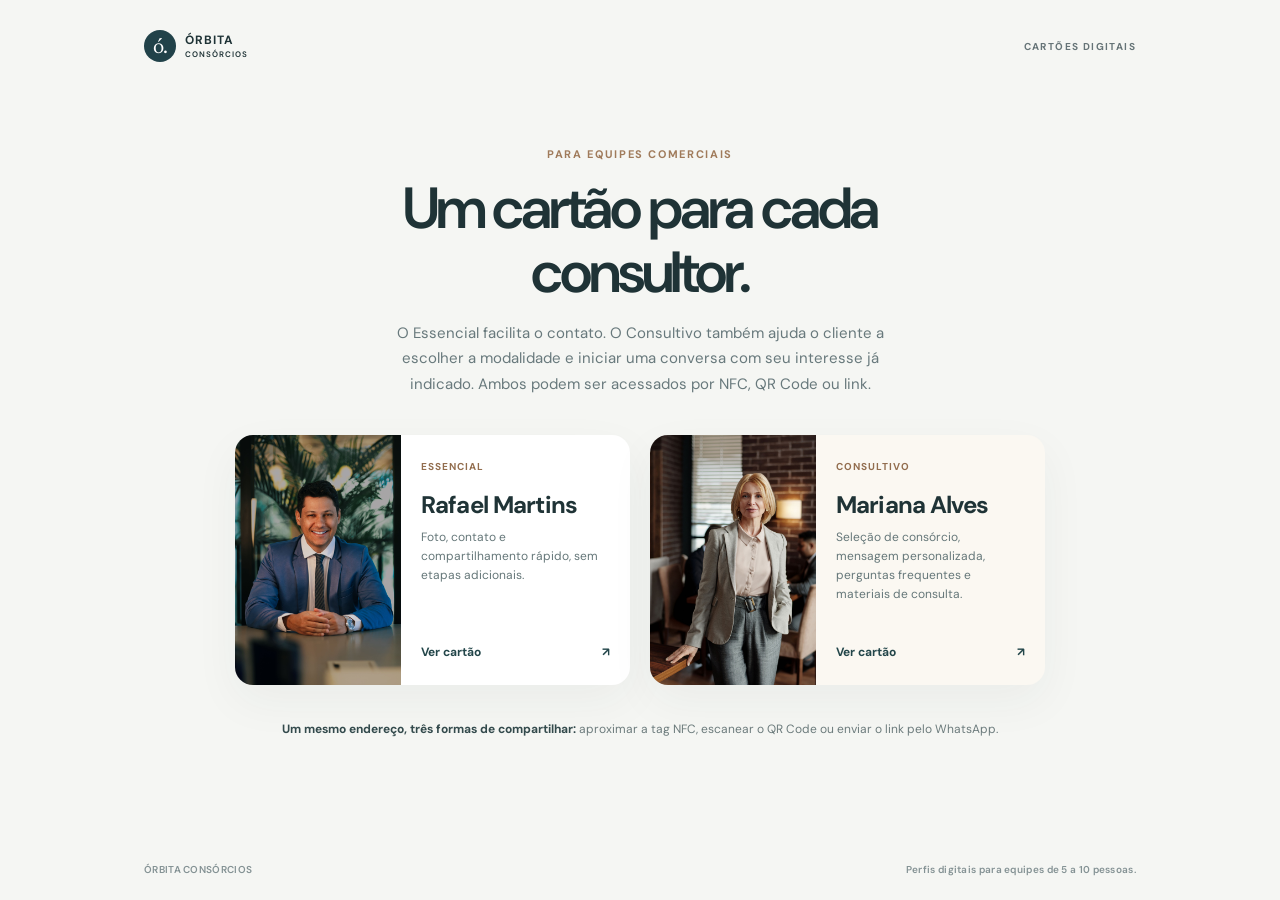
<file: index.html>
<!doctype html>
<html lang="pt-BR">
<head>
  <meta charset="utf-8">
  <meta name="viewport" content="width=device-width, initial-scale=1">
  <meta name="theme-color" content="#f5f6f3">
  <meta name="description" content="Conheça dois formatos de cartões digitais para consultores de consórcios, com contato, NFC e QR Code.">
  <title>Cartões digitais | Órbita Consórcios</title>
  <meta property="og:type" content="website">
  <meta property="og:title" content="Cartões digitais para equipes de consórcios">
  <meta property="og:description" content="Um perfil por consultor. Acesso por NFC, QR Code e link.">
  <meta property="og:image" content="https://teoz08.github.io/cartoes-digitais-orbita/assets/mariana.jpg">
  <meta name="twitter:card" content="summary_large_image">
  <link rel="stylesheet" href="styles.css">
</head>
<body class="landing">
  <div class="page-wrap">
    <header class="topbar">
      <a class="brand" href="index.html" aria-label="Órbita Consórcios, página inicial">
        <span class="brand-mark">ó.</span>
        <span>ÓRBITA <small>CONSÓRCIOS</small></span>
      </a>
      <span class="topbar-note">CARTÕES DIGITAIS</span>
    </header>
    <main>
      <div class="landing-intro">
        <p class="eyebrow">Para equipes comerciais</p>
        <h1>Um cartão para cada consultor.</h1>
        <p>O Essencial facilita o contato. O Consultivo também ajuda o cliente a escolher a modalidade e iniciar uma conversa com seu interesse já indicado. Ambos podem ser acessados por NFC, QR Code ou link.</p>
      </div>
      <div class="models" aria-label="Escolha um modelo de cartão">
        <a class="model model-essential" href="rafael-martins.html">
          <img src="assets/rafael.jpg" alt="Fotografia de referência para o perfil de Rafael Martins">
          <div class="model-content">
            <span class="model-tag">ESSENCIAL</span>
            <h2>Rafael Martins</h2>
            <p>Foto, contato e compartilhamento rápido, sem etapas adicionais.</p>
            <span class="model-link">Ver cartão <span aria-hidden="true">↗</span></span>
          </div>
        </a>
        <a class="model model-consult" href="mariana-alves.html">
          <img src="assets/mariana.jpg" alt="Fotografia de referência para o perfil de Mariana Alves">
          <div class="model-content">
            <span class="model-tag">CONSULTIVO</span>
            <h2>Mariana Alves</h2>
            <p>Seleção de consórcio, mensagem personalizada, perguntas frequentes e materiais de consulta.</p>
            <span class="model-link">Ver cartão <span aria-hidden="true">↗</span></span>
          </div>
        </a>
      </div>
      <p class="landing-footnote"><strong>Um mesmo endereço, três formas de compartilhar:</strong> aproximar a tag NFC, escanear o QR Code ou enviar o link pelo WhatsApp.</p>
    </main>
    <footer class="page-footer">ÓRBITA CONSÓRCIOS <span>Perfis digitais para equipes de 5 a 10 pessoas.</span></footer>
  </div>
</body>
</html>
</file>
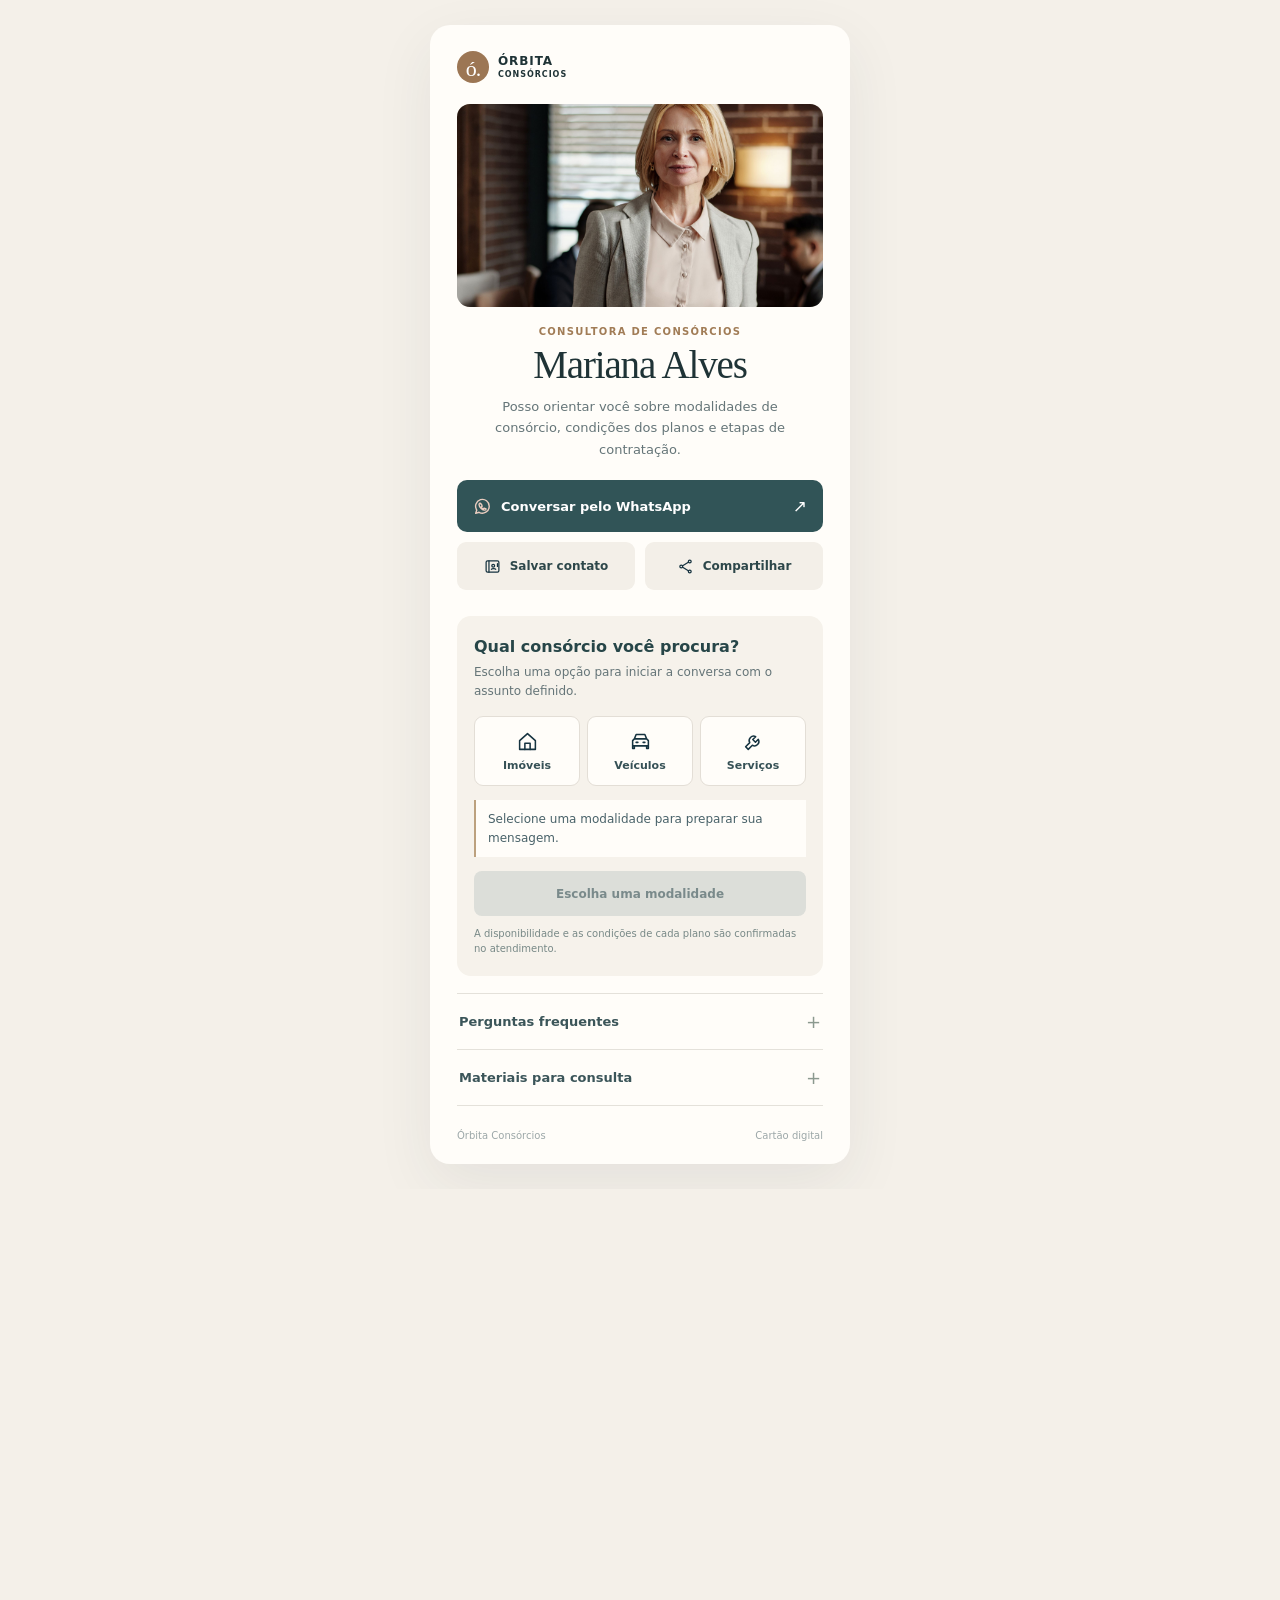
<file: demo-consultivo.html>
<!doctype html><html lang="pt-BR"><head><meta charset="utf-8"><meta name="robots" content="noindex"><meta http-equiv="refresh" content="0;url=mariana-alves.html"><link rel="canonical" href="mariana-alves.html"><title>Redirecionando</title></head><body><a href="mariana-alves.html">Abrir cartão digital</a></body></html>
</file>
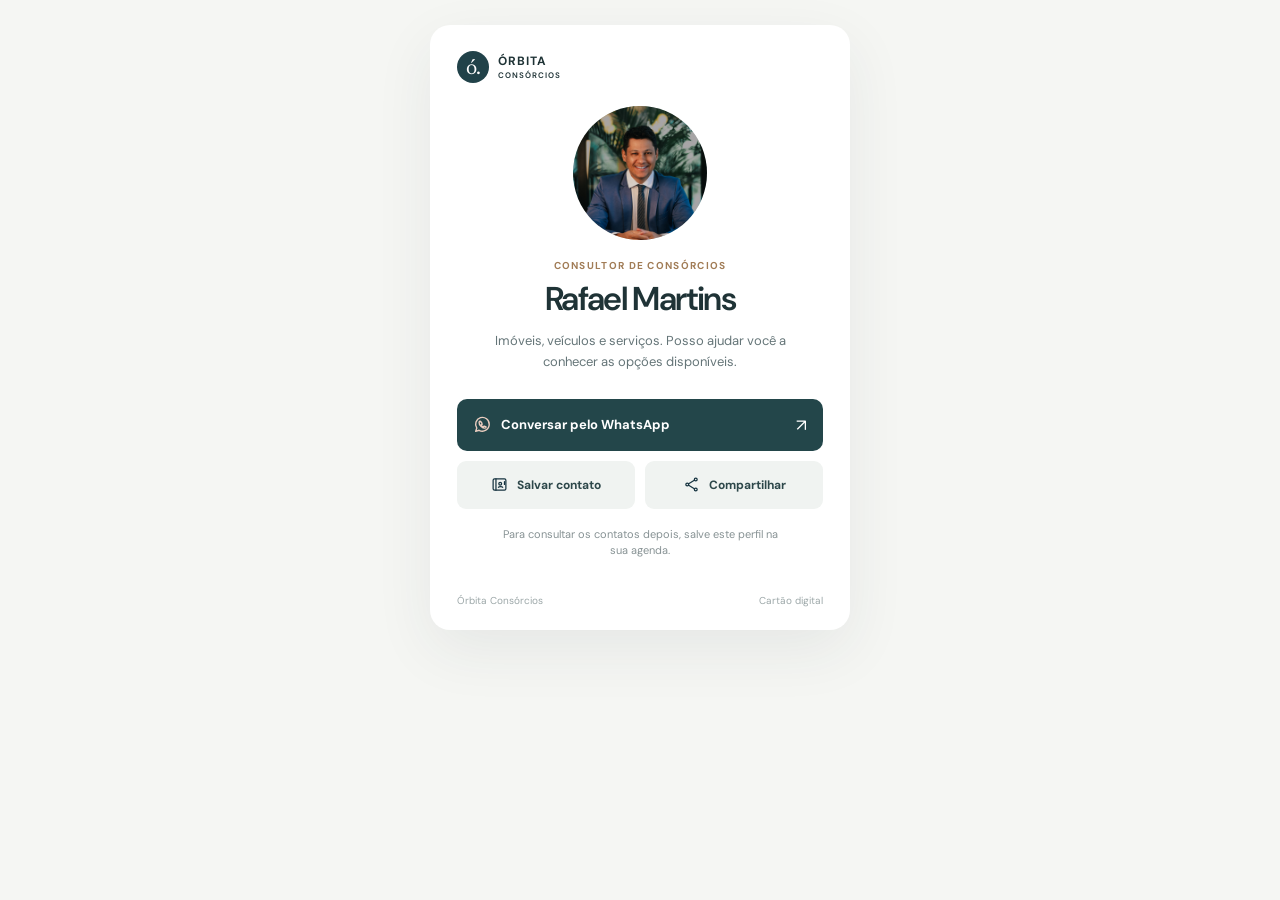
<file: demo-essencial.html>
<!doctype html><html lang="pt-BR"><head><meta charset="utf-8"><meta name="robots" content="noindex"><meta http-equiv="refresh" content="0;url=rafael-martins.html"><link rel="canonical" href="rafael-martins.html"><title>Redirecionando</title></head><body><a href="rafael-martins.html">Abrir cartão digital</a></body></html>
</file>
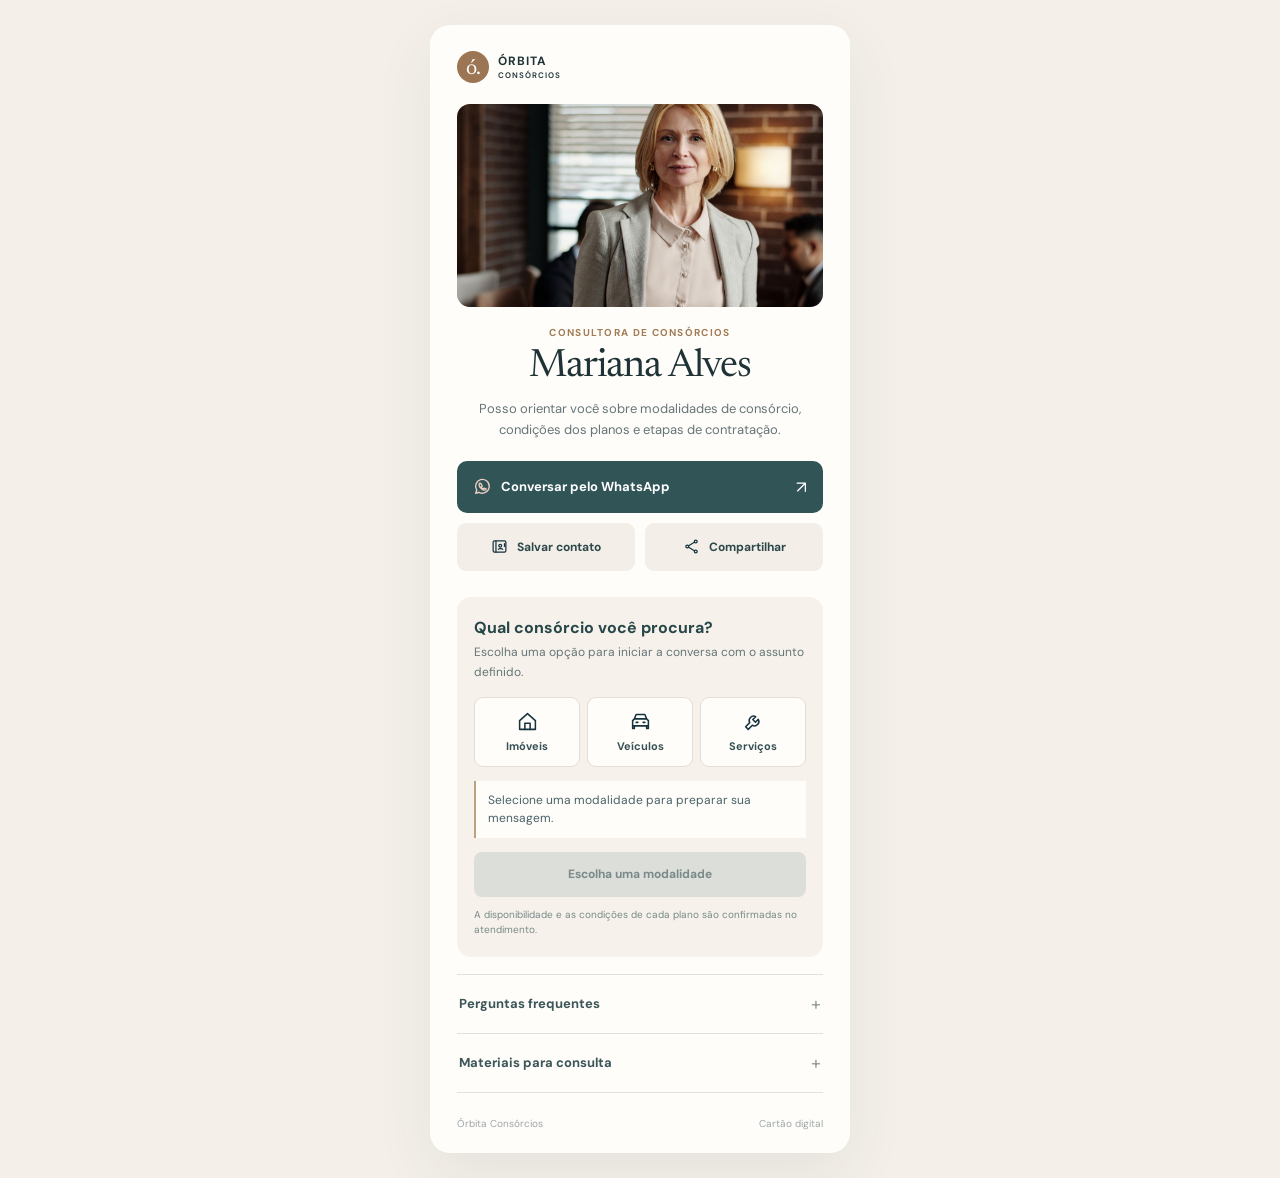
<file: mariana-alves.html>
<!doctype html>
<html lang="pt-BR">
<head>
  <meta charset="utf-8">
  <meta name="viewport" content="width=device-width, initial-scale=1">
  <meta name="theme-color" content="#f8f4ee">
  <meta name="description" content="Mariana Alves, consultora de consórcios. Conheça as modalidades e fale sobre o plano do seu interesse.">
  <title>Mariana Alves | Órbita Consórcios</title>
  <meta property="og:type" content="website">
  <meta property="og:title" content="Mariana Alves | Órbita Consórcios">
  <meta property="og:description" content="Cartão digital de Mariana Alves, consultora de consórcios.">
  <meta property="og:image" content="https://teoz08.github.io/cartoes-digitais-orbita/assets/mariana.jpg">
  <meta name="twitter:card" content="summary_large_image">
  <link rel="stylesheet" href="styles.css">
</head>
<body class="profile-page theme-consult" data-perfil="mariana">
  <main class="profile-card" aria-labelledby="profile-name">
    <header class="profile-brand">
      <span class="brand"><span class="brand-mark">ó.</span><span>ÓRBITA <small>CONSÓRCIOS</small></span></span>
    </header>
    <div class="consult-photo">
      <img src="assets/mariana.jpg" alt="Fotografia ilustrativa da consultora" fetchpriority="high">
    </div>
    <section class="profile-identity">
      <p class="role">Consultora de consórcios</p>
      <h1 id="profile-name">Mariana Alves</h1>
      <p class="description">Posso orientar você sobre modalidades de consórcio, condições dos planos e etapas de contratação.</p>
    </section>
    <div class="actions" aria-label="Ações do cartão">
      <button type="button" class="primary-action" data-action="whatsapp">
        <img src="assets/icons/whatsapp.svg" alt="">
        Conversar pelo WhatsApp
        <span aria-hidden="true">↗</span>
      </button>
      <div class="secondary-actions">
        <button type="button" data-action="vcard"><img src="assets/icons/contact.svg" alt="">Salvar contato</button>
        <button type="button" data-action="share"><img src="assets/icons/share-2.svg" alt="">Compartilhar</button>
      </div>
    </div>
    <section class="interest-picker" aria-labelledby="interest-title">
      <h2 id="interest-title">Qual consórcio você procura?</h2>
      <p>Escolha uma opção para iniciar a conversa com o assunto definido.</p>
      <div class="interest-options" role="group" aria-label="Tipo de consórcio">
        <button type="button" data-interest="imoveis" aria-pressed="false"><img src="assets/icons/house.svg" alt="">Imóveis</button>
        <button type="button" data-interest="veiculos" aria-pressed="false"><img src="assets/icons/car-front.svg" alt="">Veículos</button>
        <button type="button" data-interest="servicos" aria-pressed="false"><img src="assets/icons/wrench.svg" alt="">Serviços</button>
      </div>
      <p class="interest-summary" id="interest-summary" aria-live="polite">Selecione uma modalidade para preparar sua mensagem.</p>
      <button type="button" class="interest-cta" data-action="quote" disabled>Escolha uma modalidade</button>
      <p class="interest-disclaimer">A disponibilidade e as condições de cada plano são confirmadas no atendimento.</p>
    </section>
    <section class="premium-details" aria-label="Mais informações sobre o atendimento">
      <details>
        <summary>Perguntas frequentes <span aria-hidden="true">+</span></summary>
        <div class="accordion-body">
          <h3>O que é a contemplação?</h3>
          <p>É a atribuição do crédito ao consorciado, conforme as regras do grupo. Pode ocorrer por sorteio ou lance.</p>
          <h3>Existe garantia de contemplação imediata?</h3>
          <p>Não. Não é possível garantir a contemplação em uma data específica.</p>
          <h3>Quais taxas preciso verificar?</h3>
          <p>O contrato informa a taxa de administração e outras cobranças previstas, como fundo de reserva e seguro, quando aplicáveis.</p>
          <a href="https://www.bcb.gov.br/meubc/faqs/s/consorcio" target="_blank" rel="noopener noreferrer">Fonte: perguntas frequentes do Banco Central ↗</a>
        </div>
      </details>
      <details>
        <summary>Materiais para consulta <span aria-hidden="true">+</span></summary>
        <div class="accordion-body">
          <p>Antes de contratar, conheça o funcionamento do consórcio e os cuidados recomendados.</p>
          <a href="https://www.bcb.gov.br/estabilidadefinanceira/administradoraconsorcio" target="_blank" rel="noopener noreferrer">Entenda como funciona o consórcio ↗</a>
          <a href="https://www.bcb.gov.br/meubc/faqs/p/quais-os-cuidados-devo-tomar-antes-de-aderir-a-um-grupo-de-consorcio" target="_blank" rel="noopener noreferrer">Cuidados antes de contratar ↗</a>
        </div>
      </details>
    </section>
    <footer class="profile-foot">Órbita Consórcios <span>Cartão digital</span></footer>
  </main>
  <div class="toast" role="status" aria-live="polite"></div>
  <script src="app.js"></script>
</body>
</html>
</file>
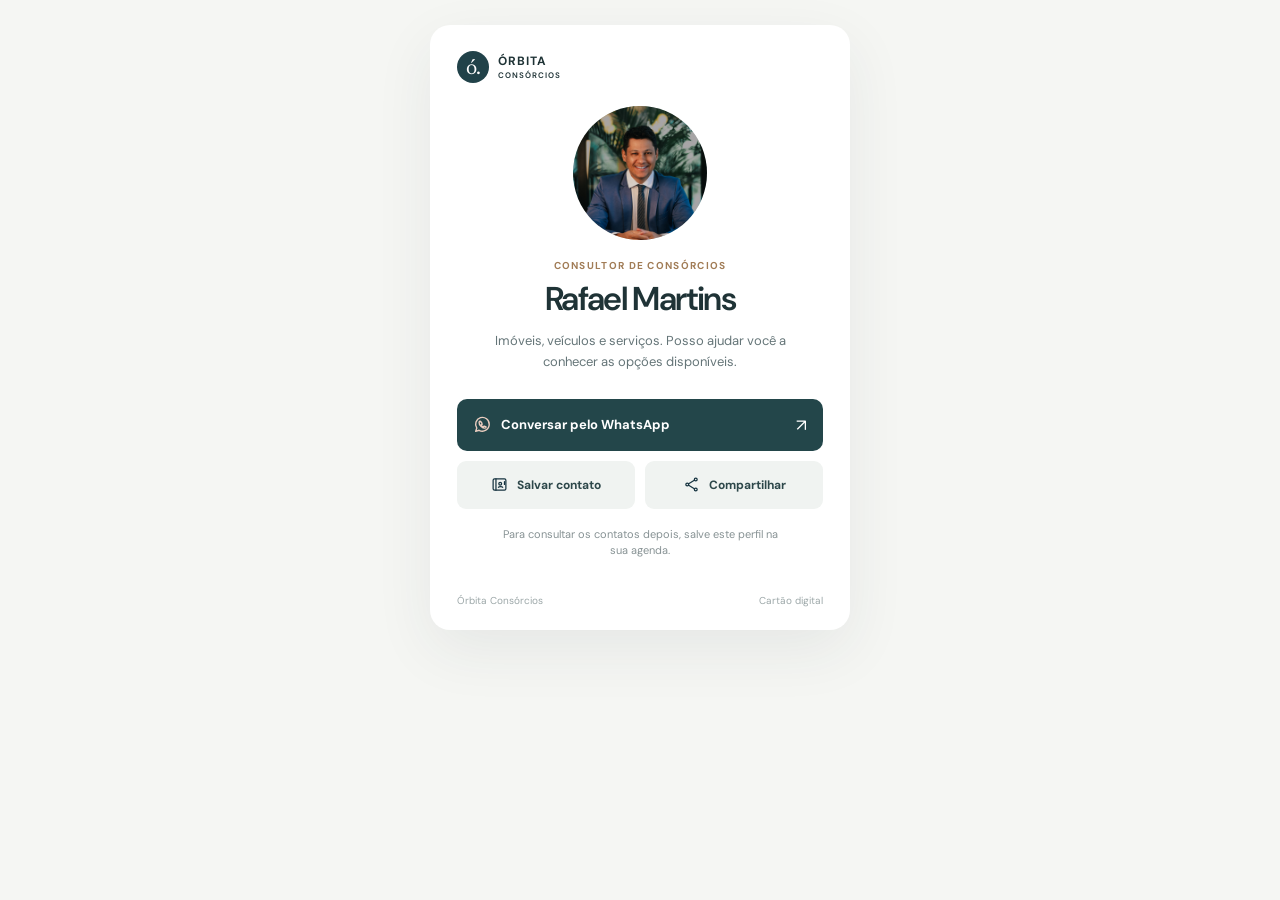
<file: rafael-martins.html>
<!doctype html>
<html lang="pt-BR">
<head>
  <meta charset="utf-8">
  <meta name="viewport" content="width=device-width, initial-scale=1">
  <meta name="theme-color" content="#f5f6f3">
  <meta name="description" content="Rafael Martins, consultor de consórcios da Órbita. Contatos e modalidades de atendimento.">
  <title>Rafael Martins | Órbita Consórcios</title>
  <meta property="og:type" content="website">
  <meta property="og:title" content="Rafael Martins | Órbita Consórcios">
  <meta property="og:description" content="Cartão digital de Rafael Martins, consultor de consórcios.">
  <meta property="og:image" content="https://teoz08.github.io/cartoes-digitais-orbita/assets/rafael.jpg">
  <meta name="twitter:card" content="summary_large_image">
  <link rel="stylesheet" href="styles.css">
</head>
<body class="profile-page theme-essential" data-perfil="rafael">
  <main class="profile-card" aria-labelledby="profile-name">
    <header class="profile-brand">
      <span class="brand"><span class="brand-mark">ó.</span><span>ÓRBITA <small>CONSÓRCIOS</small></span></span>
    </header>
    <div class="essential-avatar">
      <img src="assets/rafael.jpg" alt="Fotografia ilustrativa do consultor" fetchpriority="high">
    </div>
    <section class="profile-identity">
      <p class="role">Consultor de consórcios</p>
      <h1 id="profile-name">Rafael Martins</h1>
      <p class="description">Imóveis, veículos e serviços. Posso ajudar você a conhecer as opções disponíveis.</p>
    </section>
    <div class="actions" aria-label="Ações do cartão">
      <button type="button" class="primary-action" data-action="whatsapp">
        <img src="assets/icons/whatsapp.svg" alt="">
        Conversar pelo WhatsApp
        <span aria-hidden="true">↗</span>
      </button>
      <div class="secondary-actions">
        <button type="button" data-action="vcard"><img src="assets/icons/contact.svg" alt="">Salvar contato</button>
        <button type="button" data-action="share"><img src="assets/icons/share-2.svg" alt="">Compartilhar</button>
      </div>
    </div>
    <p class="microcopy">Para consultar os contatos depois, salve este perfil na sua agenda.</p>
    <footer class="profile-foot">Órbita Consórcios <span>Cartão digital</span></footer>
  </main>
  <div class="toast" role="status" aria-live="polite"></div>
  <script src="app.js"></script>
</body>
</html>
</file>
<file: styles.css>
@import url('https://fonts.googleapis.com/css2?family=DM+Sans:wght@400;500;600;700&family=Newsreader:opsz,wght@6..72,400;6..72,500&display=swap');
:root {
  --ink: #1f3336;
  --muted: #657578;
  --teal: #23464a;
  --warm: #ab8057;
  --canvas: #f5f6f3;
}
* { box-sizing: border-box; }
html { scroll-behavior: smooth; }
body { margin: 0; font-family: 'DM Sans', system-ui, sans-serif; color: var(--ink); -webkit-font-smoothing: antialiased; }
button, a { font: inherit; }
a { color: inherit; text-decoration: none; }
button { cursor: pointer; }
a:focus-visible, button:focus-visible { outline: 3px solid #a98057; outline-offset: 3px; }
img { display: block; max-width: 100%; }
.brand { display: inline-flex; align-items: center; gap: 9px; font-size: 12px; font-weight: 700; line-height: 1; letter-spacing: .075em; }
.brand small { display: block; font-size: 8px; margin-top: 4px; letter-spacing: .12em; font-weight: 600; }
.brand-mark { display: grid; place-items: center; width: 32px; height: 32px; border-radius: 50%; background: #214249; color: #fff; font: 400 22px 'Newsreader', serif; letter-spacing: -.04em; padding-top: 3px; }
/* Apresentação comercial — sem painéis decorativos ou seções redundantes. */
.landing { min-height: 100vh; background: var(--canvas); }
.page-wrap { max-width: 1060px; min-height: 100vh; padding: 30px 34px 24px; margin: 0 auto; display: flex; flex-direction: column; }
.topbar { display: flex; align-items: center; justify-content: space-between; gap: 15px; }
.topbar-note { font-size: 10px; color: #667477; font-weight: 700; letter-spacing: .14em; }
.landing-intro { margin: 85px auto 38px; text-align: center; max-width: 660px; }
.eyebrow { margin: 0; text-transform: uppercase; letter-spacing: .15em; font-size: 11px; font-weight: 700; color: #a07b5b; }
.landing h1 { max-width: 670px; margin: 15px auto 16px; font-weight: 600; line-height: 1.11; letter-spacing: -.055em; font-size: clamp(36px, 5vw, 58px); }
.landing-intro>p:last-child { max-width: 540px; margin: 0 auto; font-size: 15px; color: #68797c; line-height: 1.7; }
.models { display: grid; grid-template-columns: repeat(2, 1fr); gap: 20px; max-width: 810px; width: 100%; margin: 0 auto; }
.model { background: #fff; display: grid; grid-template-columns: 42% 1fr; border-radius: 18px; overflow: hidden; min-height: 250px; box-shadow: 0 16px 46px #27393b0d; transition: transform .18s ease, box-shadow .18s ease; }
.model:hover { transform: translateY(-3px); box-shadow: 0 18px 46px #27393b1b; }
.model>img { width: 100%; height: 100%; object-fit: cover; object-position: center 27%; }
.model-consult { background: #fbf8f2; }
.model-content { padding: 25px 20px; display: flex; align-items: flex-start; flex-direction: column; }
.model-tag { color: #926d4e; letter-spacing: .1em; font-size: 10px; font-weight: 700; }
.model h2 { font-size: 24px; line-height: 1.15; letter-spacing: -.035em; margin: 18px 0 9px; }
.model p { font-size: 12px; line-height: 1.6; color: #657779; margin: 0; }
.model-link { display: flex; justify-content: space-between; width: 100%; font-size: 12px; font-weight: 700; color: var(--teal); margin-top: auto; padding-top: 22px; }
.landing-footnote { font-size: 12px; color: #6c7b7c; text-align: center; line-height: 1.7; margin: 34px 10px 0; }
.landing-footnote strong { color: #334a4c; }
.page-footer { display: flex; justify-content: space-between; gap: 15px; margin-top: auto; padding-top: 58px; color: #849294; font-size: 10px; font-weight: 600; letter-spacing: .03em; }
/* Cartões digitais — prioridade para nome e ações. */
.profile-page { min-height: 100svh; display: flex; justify-content: center; align-items: flex-start; background: var(--canvas); padding: 25px 15px; }
.profile-card { width: min(420px, 100%); background: #fff; border-radius: 20px; box-shadow: 0 20px 60px #25383e13; padding: 26px 27px 23px; }
.profile-brand { display: flex; align-items: center; justify-content: flex-start; }
.profile-identity { text-align: center; }
.profile-identity .role { text-transform: uppercase; font-size: 10px; font-weight: 700; letter-spacing: .13em; color: #a17c56; margin: 0 0 8px; }
.profile-identity h1 { margin: 0; font-size: 33px; font-weight: 600; letter-spacing: -.05em; line-height: 1.15; }
.profile-identity .description { font-size: 13px; line-height: 1.65; color: var(--muted); max-width: 324px; margin: 12px auto 0; }
.essential-avatar { margin: 23px auto 19px; width: 134px; height: 134px; border-radius: 50%; overflow: hidden; background: #d0dad6; }
.essential-avatar img { height: 100%; width: 100%; object-fit: cover; object-position: center 26%; }
.actions { margin-top: 26px; }
.actions button { display: flex; align-items: center; justify-content: center; gap: 9px; border: 0; width: 100%; min-height: 52px; font-size: 13px; font-weight: 700; transition: background .15s ease, transform .15s ease; }
.actions button:active { transform: translateY(1px); }
.actions button img { height: 19px; width: 19px; flex: none; }
.primary-action { background: var(--teal); color: white; border-radius: 10px; padding: 0 16px; }
.primary-action:hover { background: #19363a; }
.primary-action img { filter: invert(1); }
.primary-action span { margin-left: auto; font-size: 17px; font-weight: 400; }
.secondary-actions { display: grid; grid-template-columns: repeat(2, minmax(0, 1fr)); gap: 10px; margin-top: 10px; }
.secondary-actions button { min-height: 48px; background: #f0f3f1; color: #2d474a; border-radius: 9px; font-size: 12px; padding: 0 7px; }
.secondary-actions button:hover { background: #e5ebe8; }
.secondary-actions img { width: 17px !important; height: 17px !important; }
.microcopy { margin: 17px auto 0; text-align: center; color: #879294; font-size: 11px; line-height: 1.5; max-width: 280px; }
.profile-foot { margin-top: 35px; color: #9ca7a8; font-size: 10px; display: flex; align-items: center; justify-content: space-between; gap: 8px; }
.theme-consult { background: #f4f0e9; }
.theme-consult .profile-card { background: #fffdf9; }
.theme-consult .brand-mark { background: #9c7654; }
.consult-photo { margin: 21px 0 19px; border-radius: 13px; height: 203px; overflow: hidden; background: #ddd8d0; }
.consult-photo img { height: 100%; width: 100%; object-fit: cover; object-position: center 29%; }
.theme-consult .profile-identity h1 { font: 400 39px/1.05 'Newsreader', Georgia, serif; letter-spacing: -.03em; }
.theme-consult .profile-identity .description { margin-top: 10px; }
.theme-consult .actions { margin-top: 20px; }
.theme-consult .primary-action { background: #315457; }
.theme-consult .secondary-actions button { background: #f3efe8; }
.theme-consult .secondary-actions button:hover { background: #ebe6dd; }
.consult-info { background: #f5f1ea; border-radius: 12px; padding: 16px 18px; margin-top: 23px; }
.consult-info h2 { margin: 0 0 7px; color: #365257; font-size: 13px; }
.consult-info p { font-size: 12px; color: #657271; line-height: 1.65; margin: 0; }
.theme-consult .profile-foot { margin-top: 22px; }
.toast { position: fixed; bottom: 22px; left: 50%; transform: translate(-50%, 16px); opacity: 0; pointer-events: none; z-index: 20; padding: 12px 17px; border-radius: 10px; background: #1f3539; color: #fff; box-shadow: 0 9px 30px #0002; line-height: 1.45; font-size: 12px; max-width: calc(100% - 32px); text-align: center; transition: opacity .2s, transform .2s; }
.toast.active { opacity: 1; transform: translate(-50%, 0); }
@media(max-width: 700px) {
  .page-wrap { padding: 19px 20px 22px; }
  .landing-intro { margin: 57px auto 32px; }
  .models { grid-template-columns: 1fr; max-width: 470px; gap: 14px; }
  .model { min-height: 178px; grid-template-columns: 37% 1fr; border-radius: 14px; }
  .model-content { padding: 18px 17px; }
  .model h2 { font-size: 22px; margin: 12px 0 7px; }
  .model-link { padding-top: 12px; }
  .landing-footnote { margin-top: 28px; }
  .page-footer { padding-top: 55px; line-height: 1.6; flex-direction: column; }
}
@media(max-width: 480px) {
  .profile-page { padding: 0; background: #fff; }
  .profile-card { min-height: 100svh; width: 100%; border-radius: 0; box-shadow: none; padding: 22px 23px; }
  .theme-consult { background: #fffdf9; }
  .landing h1 { font-size: 37px; }
  .landing-intro>p:last-child { font-size: 13px; }
  .model h2 { font-size: 20px; }
  .profile-identity h1 { font-size: 32px; }
  .consult-photo { height: 185px; }
}
@media(max-width: 350px) {
  .topbar-note { display: none; }
  .landing h1 { font-size: 33px; }
  .model-content { padding: 14px 12px; }
  .model h2 { font-size: 18px; }
  .secondary-actions button { font-size: 11px; }
}
@media(prefers-reduced-motion: reduce) { *, *::before, *::after { transition: none !important; scroll-behavior: auto !important; } }
/* Consultivo: recursos adicionais, recolhidos e sem poluir a primeira tela. */
.interest-picker{margin-top:26px;padding:20px 17px;background:#f6f2eb;border-radius:14px}
.interest-picker h2{font-size:16px;line-height:1.35;margin:0 0 5px;color:#274648}
.interest-picker>p:not(.interest-summary):not(.interest-disclaimer){font-size:12px;line-height:1.6;color:#657578;margin:0 0 15px}
.interest-options{display:grid;grid-template-columns:repeat(3,minmax(0,1fr));gap:7px}
.interest-options button{min-width:0;display:flex;flex-direction:column;align-items:center;justify-content:center;gap:7px;min-height:70px;padding:9px 4px;border:1px solid #e3ded6;border-radius:9px;background:#fffdf9;color:#365156;font-size:11px;font-weight:700;cursor:pointer}
.interest-options button img{width:21px;height:21px;object-fit:contain}
.interest-options button[aria-pressed="true"]{background:#e6eee9;border:1.5px solid #315957;box-shadow:inset 0 0 0 1px #315957}
.interest-options button:hover{border-color:#77958e}
.interest-summary{font-size:12px;line-height:1.55;color:#496269;background:#fffdf9;border-left:2px solid #bca17e;padding:10px 12px;margin:14px 0}
.interest-cta{display:flex;align-items:center;justify-content:center;width:100%;min-height:45px;border:0;border-radius:8px;background:#34575c;color:#fff;font-weight:700;font-size:12px;cursor:pointer}
.interest-cta:disabled{background:#dcded9;color:#7a8a8b;cursor:default}
.interest-disclaimer{font-size:10px;color:#788987;line-height:1.5;margin:10px 0 0}
.premium-details{margin:17px 0 0}
.premium-details details{border-bottom:1px solid #e4e1da}
.premium-details details:first-child{border-top:1px solid #e4e1da}
.premium-details summary{list-style:none;display:flex;justify-content:space-between;gap:10px;align-items:center;cursor:pointer;padding:17px 2px;color:#3b5559;font-size:13px;font-weight:700}
.premium-details summary::-webkit-details-marker{display:none}
.premium-details summary span{font-size:18px;font-weight:400;color:#8b998f}
.premium-details details[open] summary span{transform:rotate(45deg)}
.premium-details summary:focus-visible{outline:2px solid #b58d5c;outline-offset:2px}
.accordion-body{padding:0 3px 17px}
.accordion-body h3{font-size:12px;margin:13px 0 5px;color:#34565c}
.accordion-body p{font-size:12px;line-height:1.7;color:#697a78;margin:4px 0 10px}
.accordion-body a{display:block;width:fit-content;color:#265e69;font-size:11px;line-height:1.5;text-decoration:underline;text-underline-offset:3px;margin-top:12px}
.theme-consult .profile-foot{margin-top:24px}
</file>
